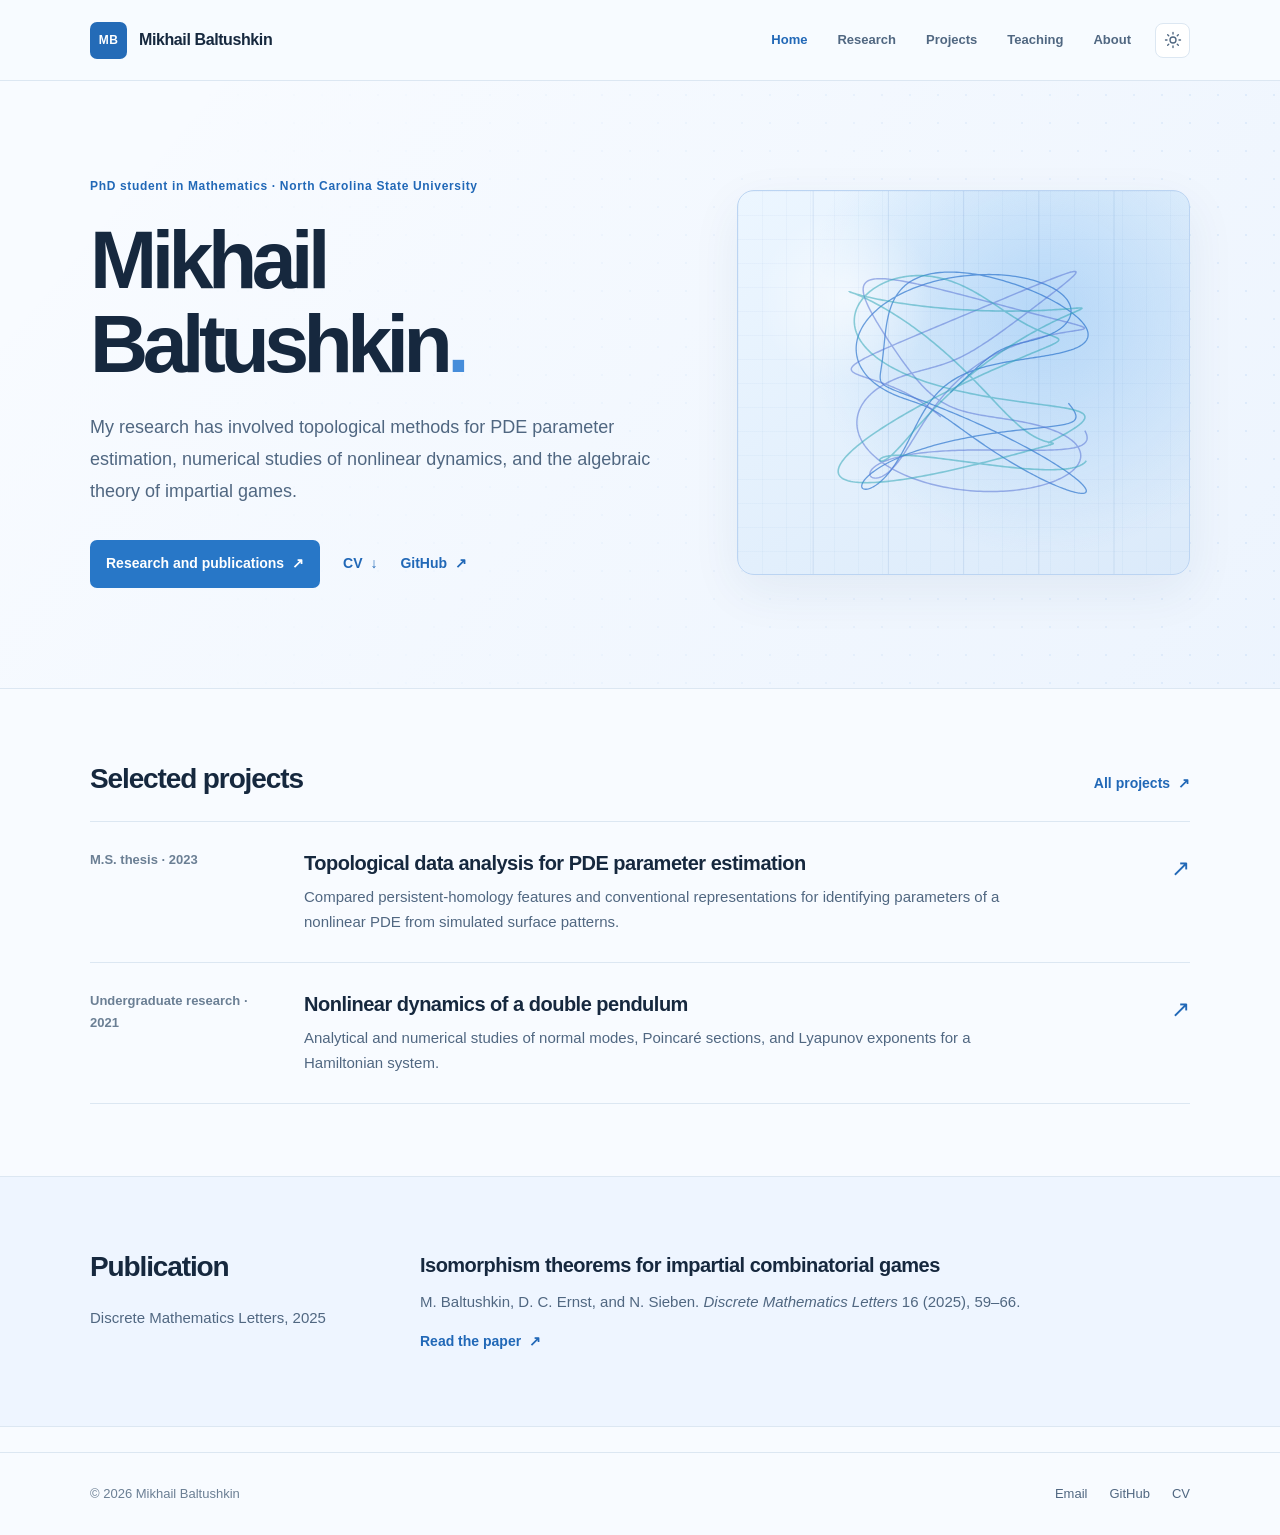
<file: index.html>
<!doctype html>
<html lang="en" data-theme="light"><head>
<meta charset="utf-8"><meta name="viewport" content="width=device-width,initial-scale=1">
<title>Mathematics and Scientific Computing | Mikhail Baltushkin</title>
<meta name="description" content="Mikhail Baltushkin is a mathematics PhD student at NC State University. Research includes topological data analysis, PDE parameter estimation, nonlinear dynamics, and impartial games.">
<meta name="author" content="Mikhail Baltushkin">
<link rel="canonical" href="https://mishbolt.github.io/">
<meta property="og:type" content="website"><meta property="og:title" content="Mathematics and Scientific Computing — Mikhail Baltushkin"><meta property="og:description" content="Mikhail Baltushkin is a mathematics PhD student at NC State University. Research includes topological data analysis, PDE parameter estimation, nonlinear dynamics, and impartial games."><meta property="og:url" content="https://mishbolt.github.io/"><meta property="og:image" content="https://mishbolt.github.io/assets/images/social-card.svg">
<meta name="theme-color" content="#f7faff">
<link rel="icon" type="image/svg+xml" href="assets/images/favicon.svg">
<link rel="stylesheet" href="assets/css/styles.css?v=3">
<script src="assets/js/site.js?v=3" defer></script>
</head><body>
<a class="skip-link" href="#main">Skip to content</a>
<header class="site-header"><div class="container nav-shell">
 <a class="site-name" href="index.html"><span class="site-mark" aria-hidden="true">MB</span><span>Mikhail Baltushkin</span></a>
 <nav id="nav" class="nav" aria-label="Main navigation"><a href="index.html" aria-current="page">Home</a><a href="research.html">Research</a><a href="projects.html">Projects</a><a href="teaching.html">Teaching</a><a href="about.html">About</a></nav>
 <div class="header-controls"><button id="theme-toggle" type="button" class="theme-toggle" aria-label="Switch theme" title="Switch theme"><svg width="18" height="18" viewBox="0 0 24 24" fill="none" stroke="currentColor" stroke-width="1.8" stroke-linecap="round"><circle cx="12" cy="12" r="4"/><path d="M12 2v2m0 16v2M2 12h2m16 0h2M4.9 4.9l1.4 1.4m11.4 11.4 1.4 1.4M4.9 19.1l1.4-1.4m11.4-11.4 1.4-1.4"/></svg></button><button id="menu-toggle" type="button" class="menu-toggle" aria-label="Menu" aria-expanded="false" aria-controls="nav"><span></span><span></span><span></span></button></div>
</div></header>
<main id="main">
<section class="home-hero"><div class="container hero-layout"><div class="hero-copy">
 <p class="role">PhD student in Mathematics · North Carolina State University</p>
 <h1>Mikhail<br>Baltushkin<span class="period">.</span></h1>
 <p class="intro">My research has involved topological methods for PDE parameter estimation, numerical studies of nonlinear dynamics, and the algebraic theory of impartial games.</p>
 <div class="intro-links"><a class="primary-link" href="research.html">Research and publications <span aria-hidden="true">↗</span></a><a href="assets/docs/cv.pdf">CV <span aria-hidden="true">↓</span></a><a href="https://github.com/mishbolt" target="_blank" rel="noopener noreferrer">GitHub <span aria-hidden="true">↗</span></a></div>
</div><div class="hero-art" aria-hidden="true"><div class="art-dots"></div><canvas id="orbit-canvas"></canvas></div></div></section>
<section class="page-section"><div class="container"><div class="section-heading"><h2>Selected projects</h2><a class="inline-link" href="projects.html">All projects <span aria-hidden="true">↗</span></a></div>
<div class="work-list">
 <article class="work-row"><div class="work-date">M.S. thesis · 2023</div><div><h3><a href="work/tda-pde.html">Topological data analysis for PDE parameter estimation</a></h3><p>Compared persistent-homology features and conventional representations for identifying parameters of a nonlinear PDE from simulated surface patterns.</p></div><a class="arrow-link" href="work/tda-pde.html" aria-label="Read thesis project">↗</a></article>
 <article class="work-row"><div class="work-date">Undergraduate research · 2021</div><div><h3><a href="work/double-pendulum.html">Nonlinear dynamics of a double pendulum</a></h3><p>Analytical and numerical studies of normal modes, Poincaré sections, and Lyapunov exponents for a Hamiltonian system.</p></div><a class="arrow-link" href="work/double-pendulum.html" aria-label="Read double pendulum project">↗</a></article>
</div></div></section>
<section class="page-section section-tint"><div class="container publication-layout"><div><h2>Publication</h2><p class="muted">Discrete Mathematics Letters, 2025</p></div><div><h3>Isomorphism theorems for impartial combinatorial games</h3><p>M. Baltushkin, D. C. Ernst, and N. Sieben. <em>Discrete Mathematics Letters</em> 16 (2025), 59–66.</p><a class="inline-link" href="https://doi.org/10.47443/dml.2025.071" target="_blank" rel="noopener noreferrer">Read the paper <span aria-hidden="true">↗</span></a></div></div></section>
</main>
<footer class="site-footer"><div class="container footer-inner"><span>© <span data-year>2026</span> Mikhail Baltushkin</span><div class="footer-links"><a href="mailto:mbaltus@ncsu.edu">Email</a><a href="https://github.com/mishbolt" target="_blank" rel="noopener noreferrer">GitHub</a><a href="assets/docs/cv.pdf">CV</a></div></div></footer></body></html>
</file>
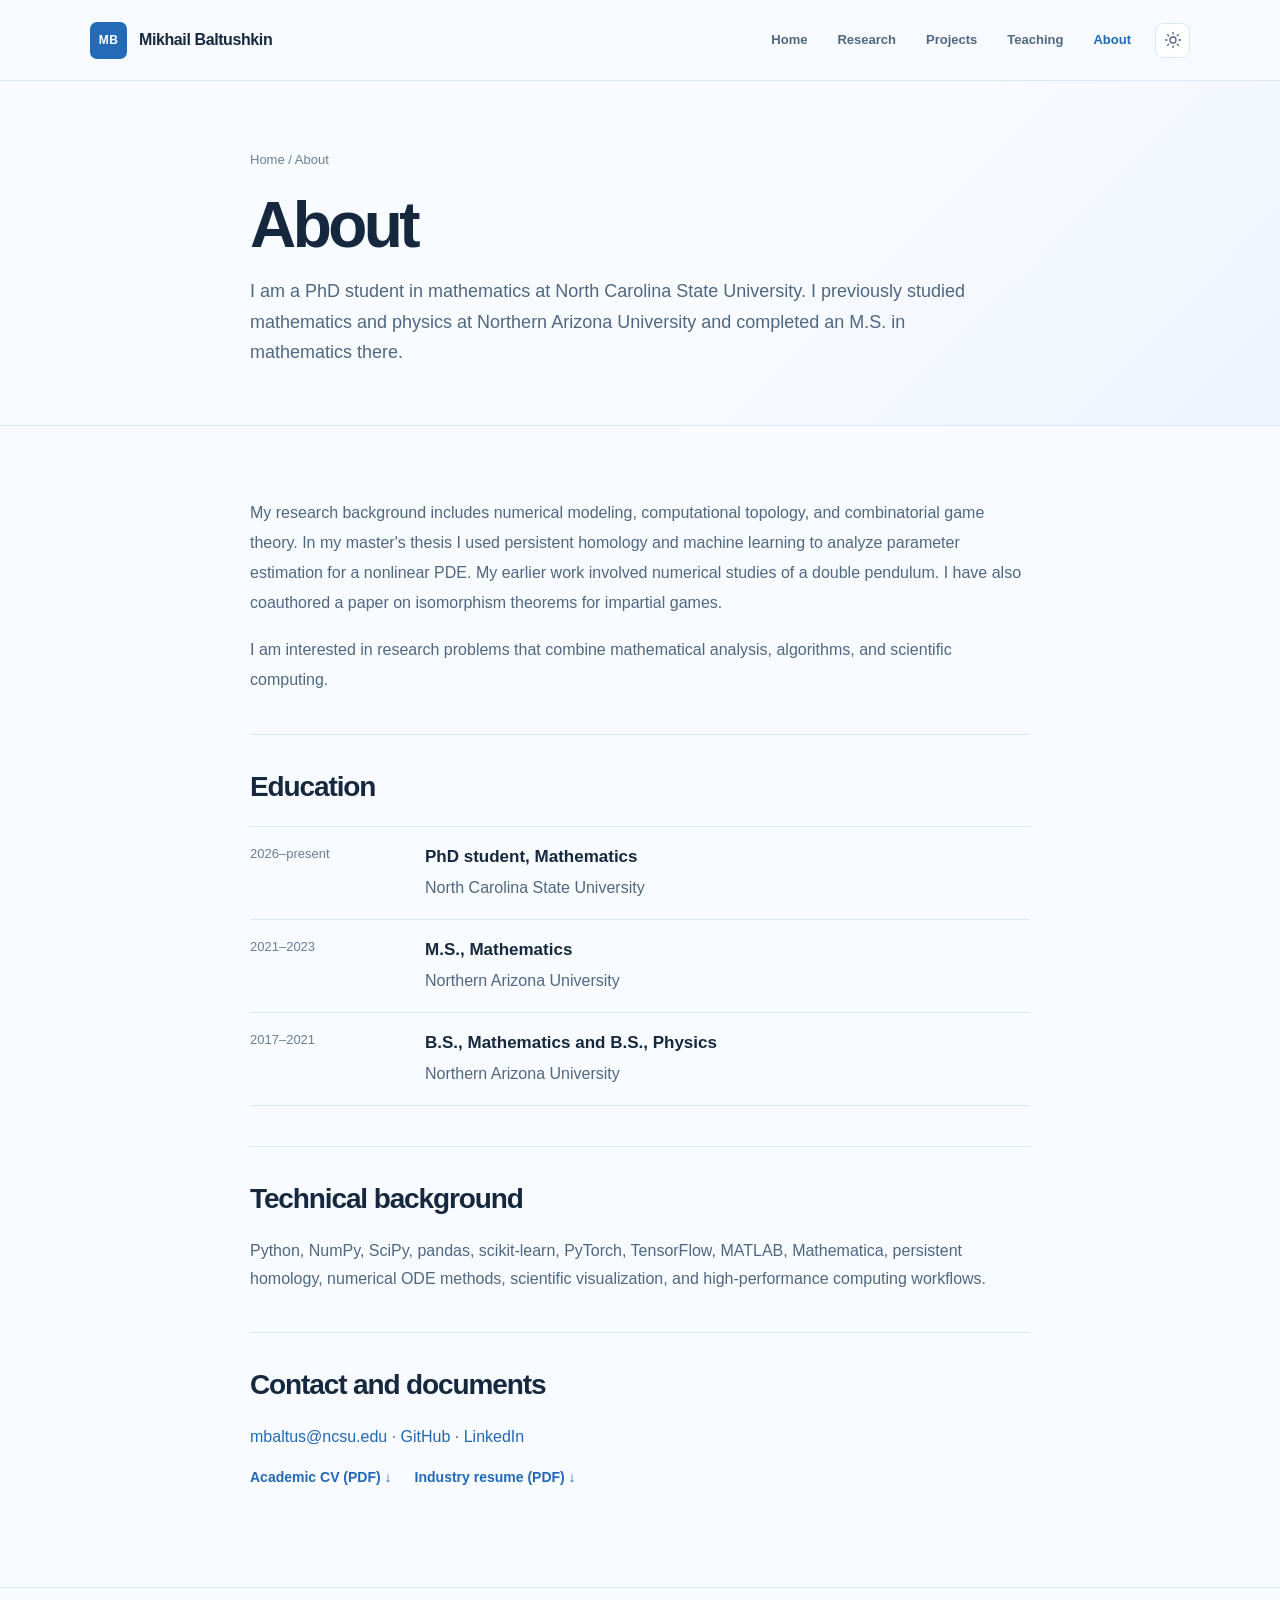
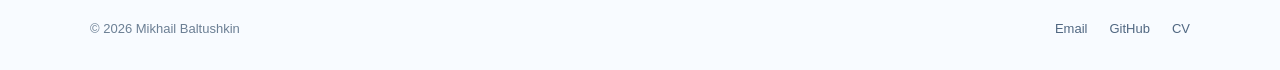
<file: about.html>
<!doctype html>
<html lang="en" data-theme="light"><head>
<meta charset="utf-8"><meta name="viewport" content="width=device-width,initial-scale=1">
<title>About | Mikhail Baltushkin</title>
<meta name="description" content="Biography, education, and technical background of Mikhail Baltushkin.">
<meta name="author" content="Mikhail Baltushkin">
<link rel="canonical" href="https://mishbolt.github.io/about.html">
<meta property="og:type" content="website"><meta property="og:title" content="About — Mikhail Baltushkin"><meta property="og:description" content="Biography, education, and technical background of Mikhail Baltushkin."><meta property="og:url" content="https://mishbolt.github.io/about.html"><meta property="og:image" content="https://mishbolt.github.io/assets/images/social-card.svg">
<meta name="theme-color" content="#f7faff">
<link rel="icon" type="image/svg+xml" href="assets/images/favicon.svg">
<link rel="stylesheet" href="assets/css/styles.css?v=3">
<script src="assets/js/site.js?v=3" defer></script>
</head><body>
<a class="skip-link" href="#main">Skip to content</a>
<header class="site-header"><div class="container nav-shell">
 <a class="site-name" href="index.html"><span class="site-mark" aria-hidden="true">MB</span><span>Mikhail Baltushkin</span></a>
 <nav id="nav" class="nav" aria-label="Main navigation"><a href="index.html">Home</a><a href="research.html">Research</a><a href="projects.html">Projects</a><a href="teaching.html">Teaching</a><a href="about.html" aria-current="page">About</a></nav>
 <div class="header-controls"><button id="theme-toggle" type="button" class="theme-toggle" aria-label="Switch theme" title="Switch theme"><svg width="18" height="18" viewBox="0 0 24 24" fill="none" stroke="currentColor" stroke-width="1.8" stroke-linecap="round"><circle cx="12" cy="12" r="4"/><path d="M12 2v2m0 16v2M2 12h2m16 0h2M4.9 4.9l1.4 1.4m11.4 11.4 1.4 1.4M4.9 19.1l1.4-1.4m11.4-11.4 1.4-1.4"/></svg></button><button id="menu-toggle" type="button" class="menu-toggle" aria-label="Menu" aria-expanded="false" aria-controls="nav"><span></span><span></span><span></span></button></div>
</div></header>
<main id="main">
<section class="page-heading"><div class="container narrow"><p class="breadcrumb"><a href="index.html">Home</a> / About</p><h1>About</h1><p>I am a PhD student in mathematics at North Carolina State University. I previously studied mathematics and physics at Northern Arizona University and completed an M.S. in mathematics there.</p></div></section>
<section class="page-section"><div class="container narrow"><div class="article-prose"><p>My research background includes numerical modeling, computational topology, and combinatorial game theory. In my master's thesis I used persistent homology and machine learning to analyze parameter estimation for a nonlinear PDE. My earlier work involved numerical studies of a double pendulum. I have also coauthored a paper on isomorphism theorems for impartial games.</p><p>I am interested in research problems that combine mathematical analysis, algorithms, and scientific computing.</p></div>
<h2 class="section-break">Education</h2><div class="education-list"><div><span>2026–present</span><div><h3>PhD student, Mathematics</h3><p>North Carolina State University</p></div></div><div><span>2021–2023</span><div><h3>M.S., Mathematics</h3><p>Northern Arizona University</p></div></div><div><span>2017–2021</span><div><h3>B.S., Mathematics and B.S., Physics</h3><p>Northern Arizona University</p></div></div></div>
<h2 class="section-break">Technical background</h2><p>Python, NumPy, SciPy, pandas, scikit-learn, PyTorch, TensorFlow, MATLAB, Mathematica, persistent homology, numerical ODE methods, scientific visualization, and high-performance computing workflows.</p>
<h2 class="section-break">Contact and documents</h2><p><a href="mailto:mbaltus@ncsu.edu">mbaltus@ncsu.edu</a> · <a href="https://github.com/mishbolt" target="_blank" rel="noopener noreferrer">GitHub</a> · <a href="https://www.linkedin.com/in/mikhail-baltushkin-452414260/" target="_blank" rel="noopener noreferrer">LinkedIn</a></p><div class="text-links"><a href="assets/docs/cv.pdf">Academic CV (PDF) ↓</a><a href="assets/docs/resume.pdf">Industry resume (PDF) ↓</a></div></div></section></main>
<footer class="site-footer"><div class="container footer-inner"><span>© <span data-year>2026</span> Mikhail Baltushkin</span><div class="footer-links"><a href="mailto:mbaltus@ncsu.edu">Email</a><a href="https://github.com/mishbolt" target="_blank" rel="noopener noreferrer">GitHub</a><a href="assets/docs/cv.pdf">CV</a></div></div></footer></body></html>
</file>
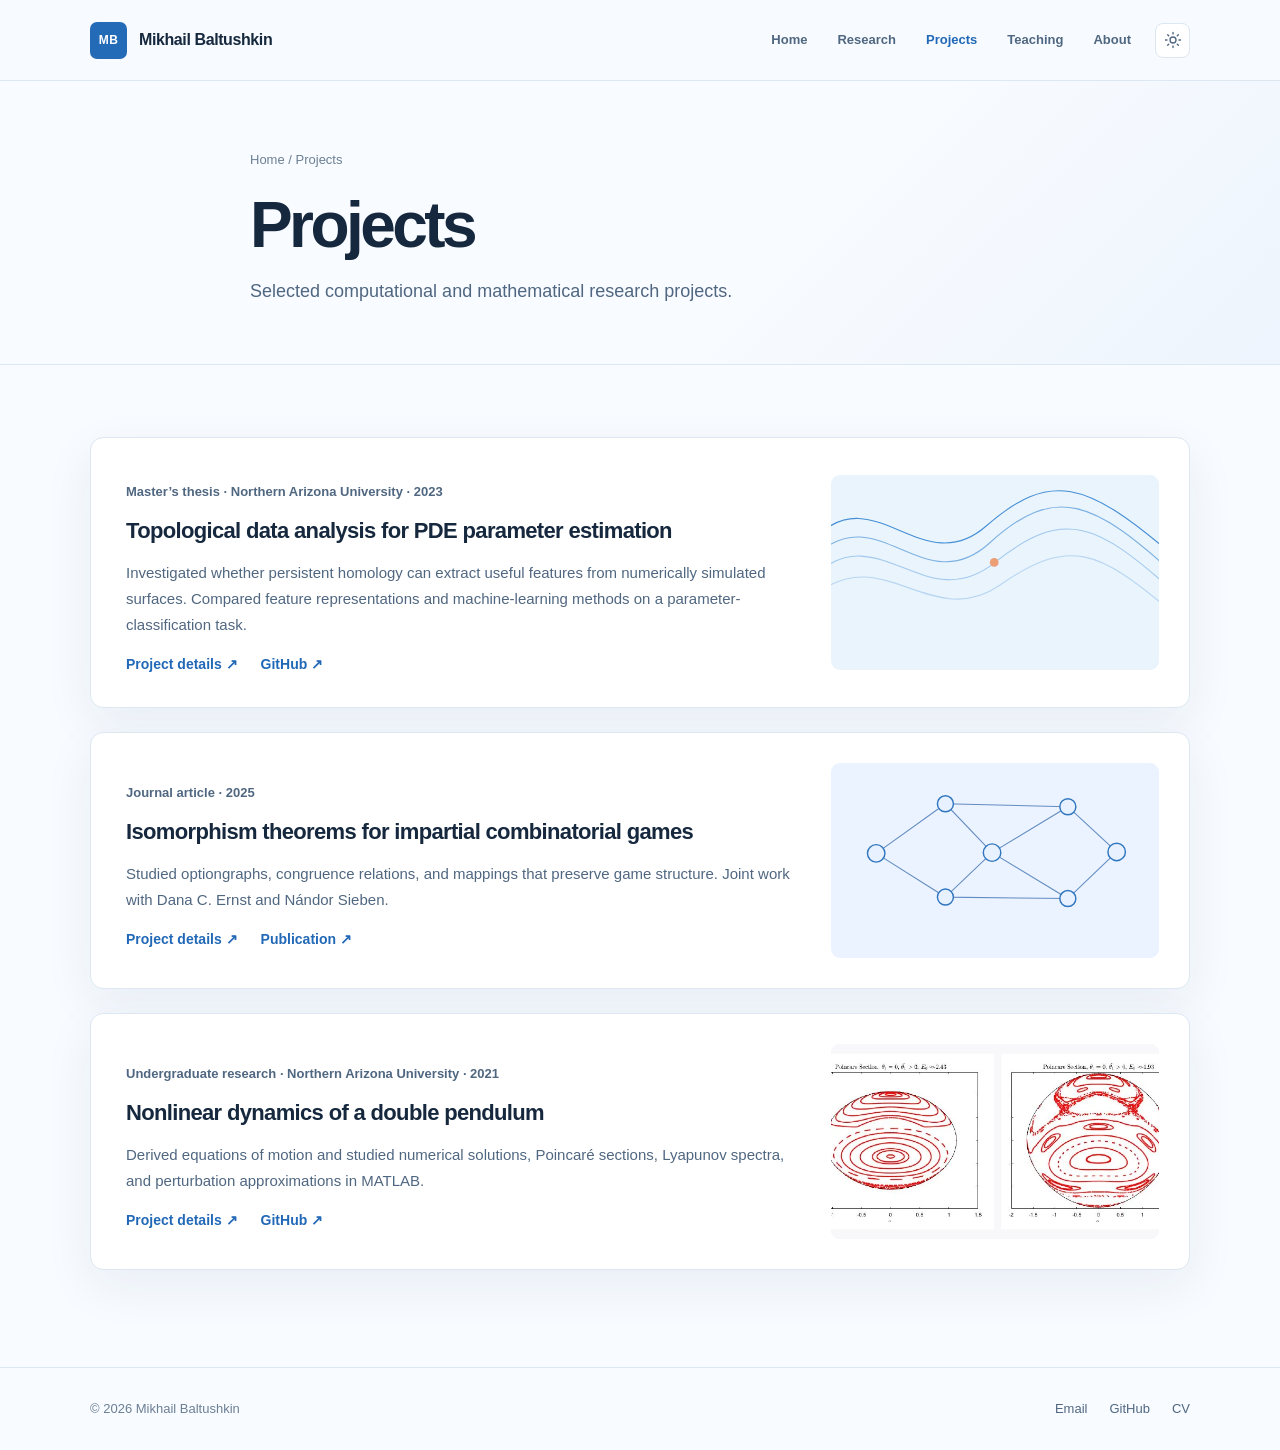
<file: projects.html>
<!doctype html>
<html lang="en" data-theme="light"><head>
<meta charset="utf-8"><meta name="viewport" content="width=device-width,initial-scale=1">
<title>Projects | Mikhail Baltushkin</title>
<meta name="description" content="Research projects by Mikhail Baltushkin in PDE parameter estimation, combinatorial game theory, and nonlinear dynamics.">
<meta name="author" content="Mikhail Baltushkin">
<link rel="canonical" href="https://mishbolt.github.io/projects.html">
<meta property="og:type" content="website"><meta property="og:title" content="Projects — Mikhail Baltushkin"><meta property="og:description" content="Research projects by Mikhail Baltushkin in PDE parameter estimation, combinatorial game theory, and nonlinear dynamics."><meta property="og:url" content="https://mishbolt.github.io/projects.html"><meta property="og:image" content="https://mishbolt.github.io/assets/images/social-card.svg">
<meta name="theme-color" content="#f7faff">
<link rel="icon" type="image/svg+xml" href="assets/images/favicon.svg">
<link rel="stylesheet" href="assets/css/styles.css?v=3">
<script src="assets/js/site.js?v=3" defer></script>
</head><body>
<a class="skip-link" href="#main">Skip to content</a>
<header class="site-header"><div class="container nav-shell">
 <a class="site-name" href="index.html"><span class="site-mark" aria-hidden="true">MB</span><span>Mikhail Baltushkin</span></a>
 <nav id="nav" class="nav" aria-label="Main navigation"><a href="index.html">Home</a><a href="research.html">Research</a><a href="projects.html" aria-current="page">Projects</a><a href="teaching.html">Teaching</a><a href="about.html">About</a></nav>
 <div class="header-controls"><button id="theme-toggle" type="button" class="theme-toggle" aria-label="Switch theme" title="Switch theme"><svg width="18" height="18" viewBox="0 0 24 24" fill="none" stroke="currentColor" stroke-width="1.8" stroke-linecap="round"><circle cx="12" cy="12" r="4"/><path d="M12 2v2m0 16v2M2 12h2m16 0h2M4.9 4.9l1.4 1.4m11.4 11.4 1.4 1.4M4.9 19.1l1.4-1.4m11.4-11.4 1.4-1.4"/></svg></button><button id="menu-toggle" type="button" class="menu-toggle" aria-label="Menu" aria-expanded="false" aria-controls="nav"><span></span><span></span><span></span></button></div>
</div></header>
<main id="main">
<section class="page-heading"><div class="container narrow"><p class="breadcrumb"><a href="index.html">Home</a> / Projects</p><h1>Projects</h1><p>Selected computational and mathematical research projects.</p></div></section>
<section class="page-section"><div class="container projects-stack">
<article class="project-feature"><div class="project-summary"><p class="project-meta">Master’s thesis · Northern Arizona University · 2023</p><h2>Topological data analysis for PDE parameter estimation</h2><p>Investigated whether persistent homology can extract useful features from numerically simulated surfaces. Compared feature representations and machine-learning methods on a parameter-classification task.</p><div class="text-links"><a href="work/tda-pde.html">Project details ↗</a><a href="https://github.com/mishbolt/TDA-Thesis" target="_blank" rel="noopener noreferrer">GitHub ↗</a></div></div><div class="project-sketch sketch-topology" aria-hidden="true"><svg viewBox="0 0 450 240" fill="none"><path d="M-20 85C60 5 126 146 213 70S350 7 470 111" stroke="#468fd5" stroke-width="1.5"/><path d="M-20 110C65 30 128 175 218 93S361 36 470 135" stroke="#468fd5" opacity=".66" stroke-width="1.5"/><path d="M-20 136C65 58 131 196 225 120S366 66 470 160" stroke="#468fd5" opacity=".44" stroke-width="1.5"/><path d="M-20 164C70 90 138 216 232 151S365 100 470 190" stroke="#468fd5" opacity=".3" stroke-width="1.5"/><circle cx="224" cy="120" r="6" fill="#ec9e75"/></svg></div></article>
<article class="project-feature"><div class="project-summary"><p class="project-meta">Journal article · 2025</p><h2>Isomorphism theorems for impartial combinatorial games</h2><p>Studied optiongraphs, congruence relations, and mappings that preserve game structure. Joint work with Dana C. Ernst and Nándor Sieben.</p><div class="text-links"><a href="work/game-theory.html">Project details ↗</a><a href="https://doi.org/10.47443/dml.2025.071" target="_blank" rel="noopener noreferrer">Publication ↗</a></div></div><div class="project-sketch sketch-graph" aria-hidden="true"><svg viewBox="0 0 450 240" fill="none" stroke="#648cc1" stroke-width="1.5"><path d="M62 124L157 56L221 123L325 60L392 122M62 124L157 184L221 123L325 186L392 122M157 56L325 60M157 184L325 186"/><g fill="#e7f1ff" stroke="#3177bf" stroke-width="2"><circle cx="62" cy="124" r="12"/><circle cx="157" cy="56" r="11"/><circle cx="157" cy="184" r="11"/><circle cx="221" cy="123" r="12"/><circle cx="325" cy="60" r="11"/><circle cx="325" cy="186" r="11"/><circle cx="392" cy="122" r="12"/></g></svg></div></article>
<article class="project-feature"><div class="project-summary"><p class="project-meta">Undergraduate research · Northern Arizona University · 2021</p><h2>Nonlinear dynamics of a double pendulum</h2><p>Derived equations of motion and studied numerical solutions, Poincaré sections, Lyapunov spectra, and perturbation approximations in MATLAB.</p><div class="text-links"><a href="work/double-pendulum.html">Project details ↗</a><a href="https://github.com/mishbolt/MATLAB-Double-Pendulum" target="_blank" rel="noopener noreferrer">GitHub ↗</a></div></div><img class="project-sketch object-cover" src="assets/images/poincare-sections.webp" alt="Poincaré sections from the double-pendulum research report" loading="lazy"></article>
</div></section></main>
<footer class="site-footer"><div class="container footer-inner"><span>© <span data-year>2026</span> Mikhail Baltushkin</span><div class="footer-links"><a href="mailto:mbaltus@ncsu.edu">Email</a><a href="https://github.com/mishbolt" target="_blank" rel="noopener noreferrer">GitHub</a><a href="assets/docs/cv.pdf">CV</a></div></div></footer></body></html>
</file>
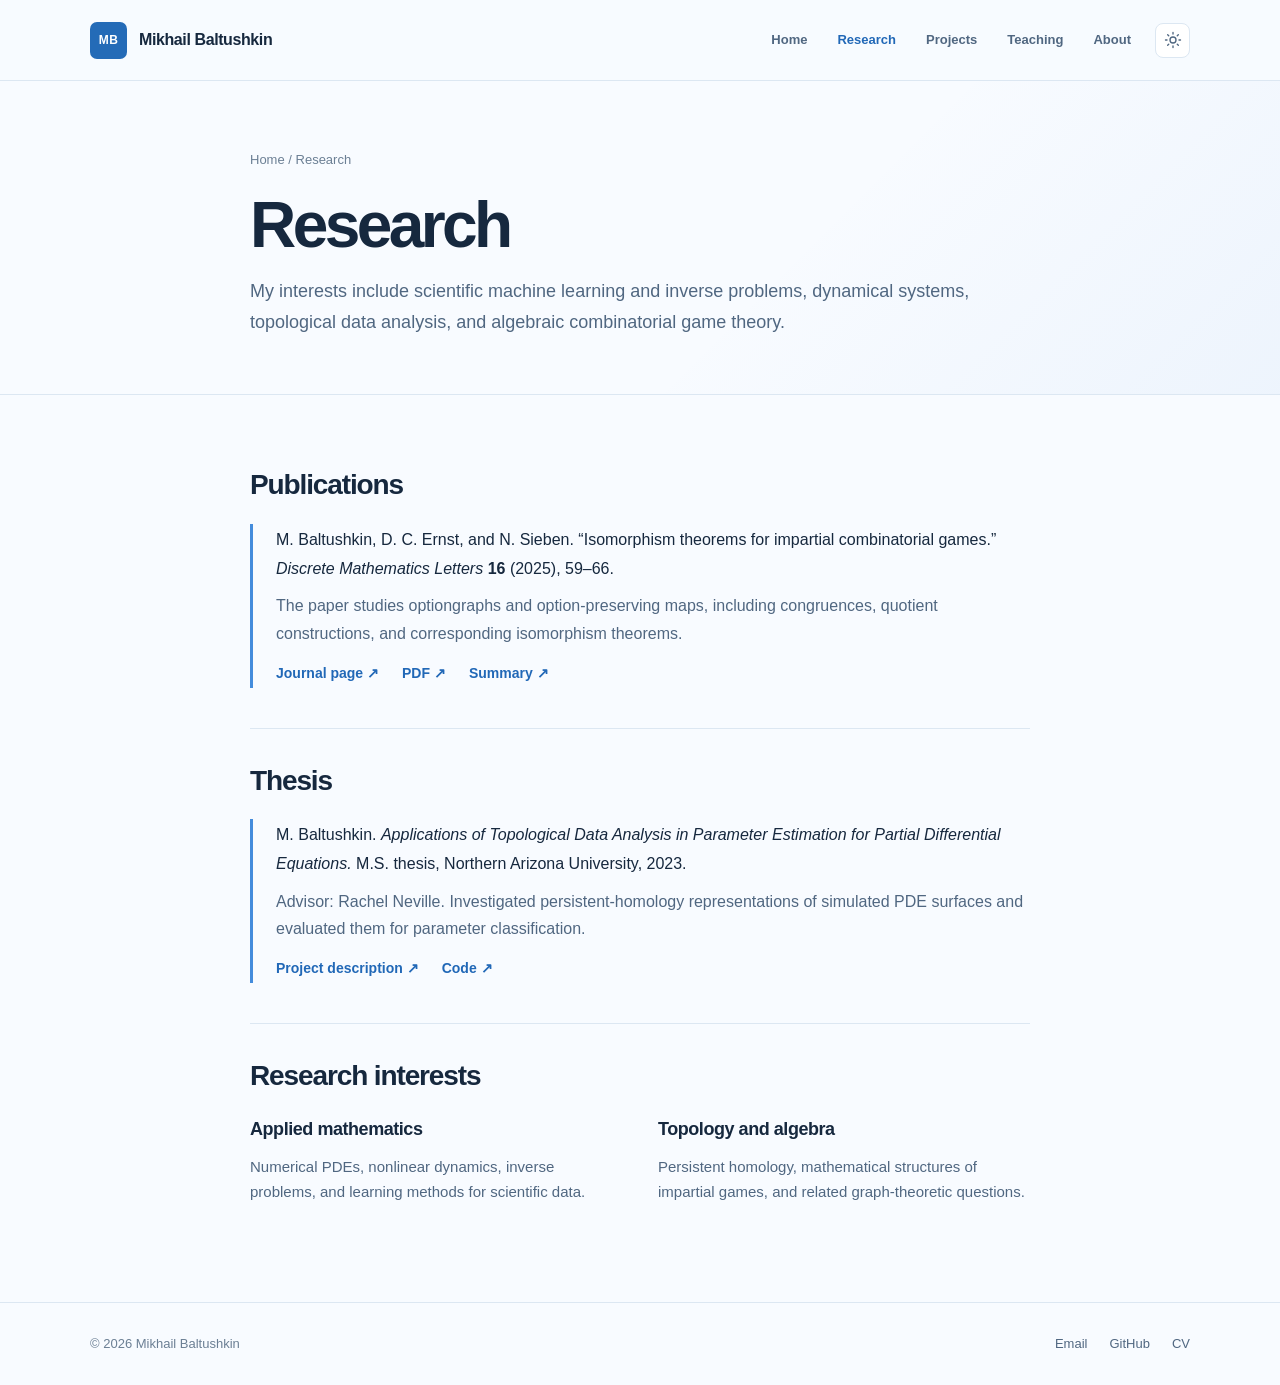
<file: research.html>
<!doctype html>
<html lang="en" data-theme="light"><head>
<meta charset="utf-8"><meta name="viewport" content="width=device-width,initial-scale=1">
<title>Research and Publications | Mikhail Baltushkin</title>
<meta name="description" content="Publications, thesis, and research interests of Mikhail Baltushkin.">
<meta name="author" content="Mikhail Baltushkin">
<link rel="canonical" href="https://mishbolt.github.io/research.html">
<meta property="og:type" content="website"><meta property="og:title" content="Research and Publications — Mikhail Baltushkin"><meta property="og:description" content="Publications, thesis, and research interests of Mikhail Baltushkin."><meta property="og:url" content="https://mishbolt.github.io/research.html"><meta property="og:image" content="https://mishbolt.github.io/assets/images/social-card.svg">
<meta name="theme-color" content="#f7faff">
<link rel="icon" type="image/svg+xml" href="assets/images/favicon.svg">
<link rel="stylesheet" href="assets/css/styles.css?v=3">
<script src="assets/js/site.js?v=3" defer></script>
</head><body>
<a class="skip-link" href="#main">Skip to content</a>
<header class="site-header"><div class="container nav-shell">
 <a class="site-name" href="index.html"><span class="site-mark" aria-hidden="true">MB</span><span>Mikhail Baltushkin</span></a>
 <nav id="nav" class="nav" aria-label="Main navigation"><a href="index.html">Home</a><a href="research.html" aria-current="page">Research</a><a href="projects.html">Projects</a><a href="teaching.html">Teaching</a><a href="about.html">About</a></nav>
 <div class="header-controls"><button id="theme-toggle" type="button" class="theme-toggle" aria-label="Switch theme" title="Switch theme"><svg width="18" height="18" viewBox="0 0 24 24" fill="none" stroke="currentColor" stroke-width="1.8" stroke-linecap="round"><circle cx="12" cy="12" r="4"/><path d="M12 2v2m0 16v2M2 12h2m16 0h2M4.9 4.9l1.4 1.4m11.4 11.4 1.4 1.4M4.9 19.1l1.4-1.4m11.4-11.4 1.4-1.4"/></svg></button><button id="menu-toggle" type="button" class="menu-toggle" aria-label="Menu" aria-expanded="false" aria-controls="nav"><span></span><span></span><span></span></button></div>
</div></header>
<main id="main">
<section class="page-heading"><div class="container narrow"><p class="breadcrumb"><a href="index.html">Home</a> / Research</p><h1>Research</h1><p>My interests include scientific machine learning and inverse problems, dynamical systems, topological data analysis, and algebraic combinatorial game theory.</p></div></section>
<section class="page-section"><div class="container narrow"><h2>Publications</h2><article class="bibliography"><p class="reference">M. Baltushkin, D. C. Ernst, and N. Sieben. “Isomorphism theorems for impartial combinatorial games.” <em>Discrete Mathematics Letters</em> <strong>16</strong> (2025), 59–66.</p><p>The paper studies optiongraphs and option-preserving maps, including congruences, quotient constructions, and corresponding isomorphism theorems.</p><div class="text-links"><a href="https://doi.org/10.47443/dml.2025.071" target="_blank" rel="noopener noreferrer">Journal page ↗</a><a href="https://www.dmlett.com/archive/v16/DML25_v16_pp59-66.pdf" target="_blank" rel="noopener noreferrer">PDF ↗</a><a href="work/game-theory.html">Summary ↗</a></div></article>
<h2 class="section-break">Thesis</h2><article class="bibliography"><p class="reference">M. Baltushkin. <em>Applications of Topological Data Analysis in Parameter Estimation for Partial Differential Equations.</em> M.S. thesis, Northern Arizona University, 2023.</p><p>Advisor: Rachel Neville. Investigated persistent-homology representations of simulated PDE surfaces and evaluated them for parameter classification.</p><div class="text-links"><a href="work/tda-pde.html">Project description ↗</a><a href="https://github.com/mishbolt/TDA-Thesis" target="_blank" rel="noopener noreferrer">Code ↗</a></div></article>
<h2 class="section-break">Research interests</h2><div class="topic-grid"><div><h3>Applied mathematics</h3><p>Numerical PDEs, nonlinear dynamics, inverse problems, and learning methods for scientific data.</p></div><div><h3>Topology and algebra</h3><p>Persistent homology, mathematical structures of impartial games, and related graph-theoretic questions.</p></div></div>
</div></section></main>
<footer class="site-footer"><div class="container footer-inner"><span>© <span data-year>2026</span> Mikhail Baltushkin</span><div class="footer-links"><a href="mailto:mbaltus@ncsu.edu">Email</a><a href="https://github.com/mishbolt" target="_blank" rel="noopener noreferrer">GitHub</a><a href="assets/docs/cv.pdf">CV</a></div></div></footer></body></html>
</file>
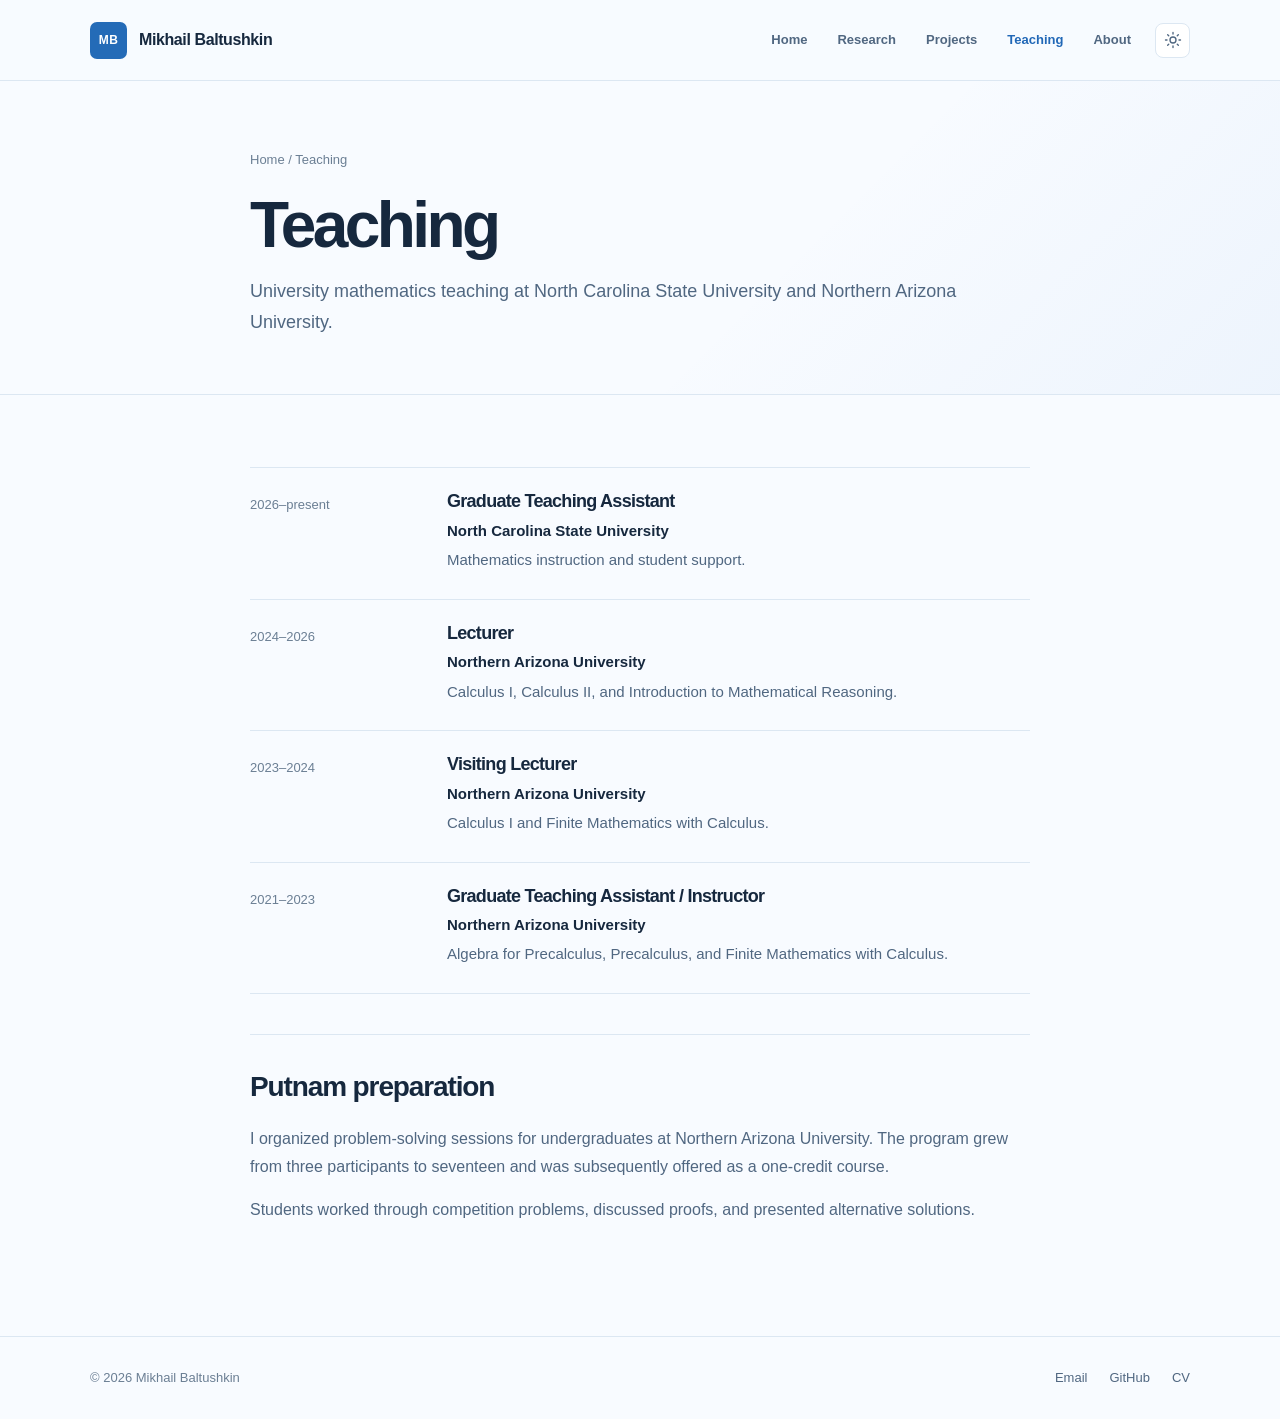
<file: teaching.html>
<!doctype html>
<html lang="en" data-theme="light"><head>
<meta charset="utf-8"><meta name="viewport" content="width=device-width,initial-scale=1">
<title>Teaching | Mikhail Baltushkin</title>
<meta name="description" content="Mathematics teaching experience and Putnam preparation program by Mikhail Baltushkin.">
<meta name="author" content="Mikhail Baltushkin">
<link rel="canonical" href="https://mishbolt.github.io/teaching.html">
<meta property="og:type" content="website"><meta property="og:title" content="Teaching — Mikhail Baltushkin"><meta property="og:description" content="Mathematics teaching experience and Putnam preparation program by Mikhail Baltushkin."><meta property="og:url" content="https://mishbolt.github.io/teaching.html"><meta property="og:image" content="https://mishbolt.github.io/assets/images/social-card.svg">
<meta name="theme-color" content="#f7faff">
<link rel="icon" type="image/svg+xml" href="assets/images/favicon.svg">
<link rel="stylesheet" href="assets/css/styles.css?v=3">
<script src="assets/js/site.js?v=3" defer></script>
</head><body>
<a class="skip-link" href="#main">Skip to content</a>
<header class="site-header"><div class="container nav-shell">
 <a class="site-name" href="index.html"><span class="site-mark" aria-hidden="true">MB</span><span>Mikhail Baltushkin</span></a>
 <nav id="nav" class="nav" aria-label="Main navigation"><a href="index.html">Home</a><a href="research.html">Research</a><a href="projects.html">Projects</a><a href="teaching.html" aria-current="page">Teaching</a><a href="about.html">About</a></nav>
 <div class="header-controls"><button id="theme-toggle" type="button" class="theme-toggle" aria-label="Switch theme" title="Switch theme"><svg width="18" height="18" viewBox="0 0 24 24" fill="none" stroke="currentColor" stroke-width="1.8" stroke-linecap="round"><circle cx="12" cy="12" r="4"/><path d="M12 2v2m0 16v2M2 12h2m16 0h2M4.9 4.9l1.4 1.4m11.4 11.4 1.4 1.4M4.9 19.1l1.4-1.4m11.4-11.4 1.4-1.4"/></svg></button><button id="menu-toggle" type="button" class="menu-toggle" aria-label="Menu" aria-expanded="false" aria-controls="nav"><span></span><span></span><span></span></button></div>
</div></header>
<main id="main">
<section class="page-heading"><div class="container narrow"><p class="breadcrumb"><a href="index.html">Home</a> / Teaching</p><h1>Teaching</h1><p>University mathematics teaching at North Carolina State University and Northern Arizona University.</p></div></section>
<section class="page-section"><div class="container narrow"><div class="timeline">
<div class="timeline-row"><div class="time">2026–present</div><div><h2>Graduate Teaching Assistant</h2><p class="institution">North Carolina State University</p><p>Mathematics instruction and student support.</p></div></div>
<div class="timeline-row"><div class="time">2024–2026</div><div><h2>Lecturer</h2><p class="institution">Northern Arizona University</p><p>Calculus I, Calculus II, and Introduction to Mathematical Reasoning.</p></div></div>
<div class="timeline-row"><div class="time">2023–2024</div><div><h2>Visiting Lecturer</h2><p class="institution">Northern Arizona University</p><p>Calculus I and Finite Mathematics with Calculus.</p></div></div>
<div class="timeline-row"><div class="time">2021–2023</div><div><h2>Graduate Teaching Assistant / Instructor</h2><p class="institution">Northern Arizona University</p><p>Algebra for Precalculus, Precalculus, and Finite Mathematics with Calculus.</p></div></div>
</div><h2 class="section-break">Putnam preparation</h2><p>I organized problem-solving sessions for undergraduates at Northern Arizona University. The program grew from three participants to seventeen and was subsequently offered as a one-credit course.</p><p>Students worked through competition problems, discussed proofs, and presented alternative solutions.</p></div></section></main>
<footer class="site-footer"><div class="container footer-inner"><span>© <span data-year>2026</span> Mikhail Baltushkin</span><div class="footer-links"><a href="mailto:mbaltus@ncsu.edu">Email</a><a href="https://github.com/mishbolt" target="_blank" rel="noopener noreferrer">GitHub</a><a href="assets/docs/cv.pdf">CV</a></div></div></footer></body></html>
</file>
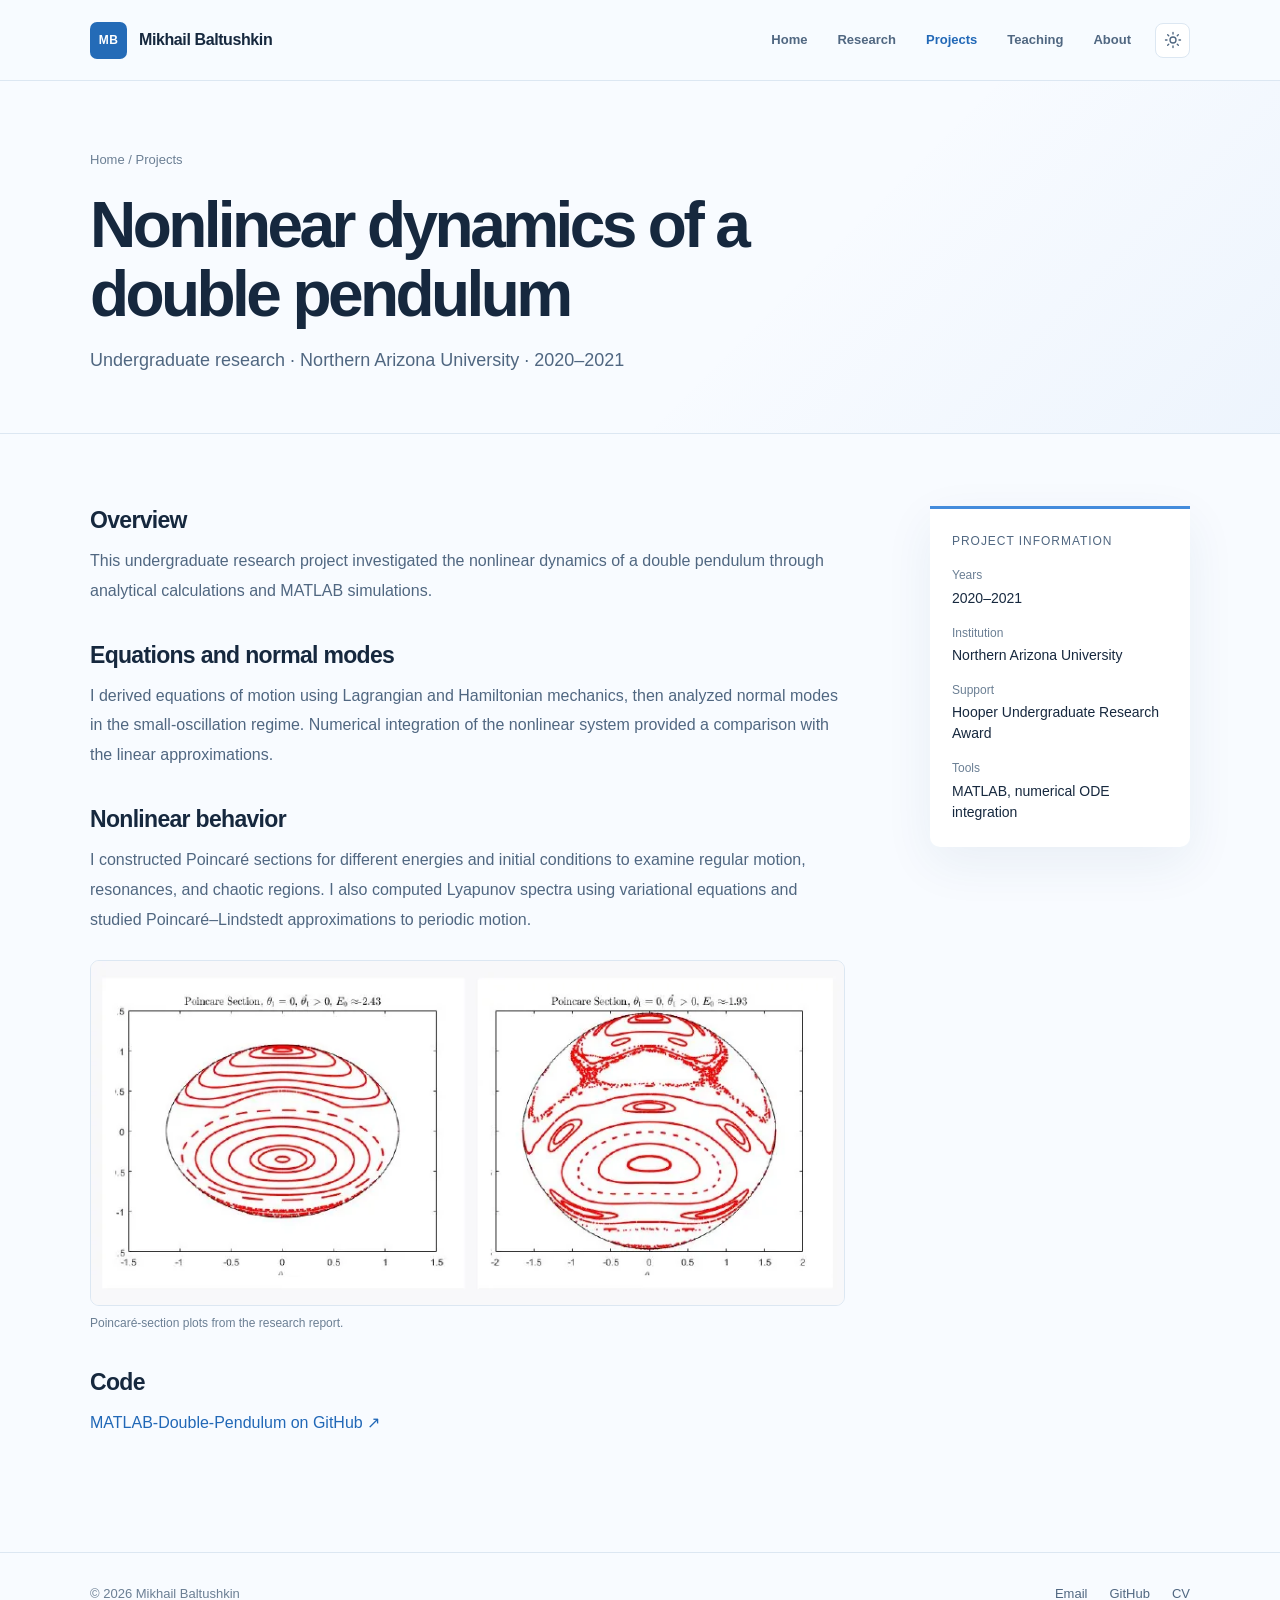
<file: work/double-pendulum.html>
<!doctype html>
<html lang="en" data-theme="light"><head>
<meta charset="utf-8"><meta name="viewport" content="width=device-width,initial-scale=1">
<title>Nonlinear Dynamics of a Double Pendulum | Mikhail Baltushkin</title>
<meta name="description" content="Numerical and analytical investigation of double-pendulum dynamics, including Poincaré sections and Lyapunov exponents.">
<meta name="author" content="Mikhail Baltushkin">
<link rel="canonical" href="https://mishbolt.github.io/work/double-pendulum.html">
<meta property="og:type" content="website"><meta property="og:title" content="Nonlinear Dynamics of a Double Pendulum — Mikhail Baltushkin"><meta property="og:description" content="Numerical and analytical investigation of double-pendulum dynamics, including Poincaré sections and Lyapunov exponents."><meta property="og:url" content="https://mishbolt.github.io/work/double-pendulum.html"><meta property="og:image" content="https://mishbolt.github.io/assets/images/social-card.svg">
<meta name="theme-color" content="#f7faff">
<link rel="icon" type="image/svg+xml" href="../assets/images/favicon.svg">
<link rel="stylesheet" href="../assets/css/styles.css?v=3">
<script src="../assets/js/site.js?v=3" defer></script>
</head><body>
<a class="skip-link" href="#main">Skip to content</a>
<header class="site-header"><div class="container nav-shell">
 <a class="site-name" href="../index.html"><span class="site-mark" aria-hidden="true">MB</span><span>Mikhail Baltushkin</span></a>
 <nav id="nav" class="nav" aria-label="Main navigation"><a href="../index.html">Home</a><a href="../research.html">Research</a><a href="../projects.html" aria-current="page">Projects</a><a href="../teaching.html">Teaching</a><a href="../about.html">About</a></nav>
 <div class="header-controls"><button id="theme-toggle" type="button" class="theme-toggle" aria-label="Switch theme" title="Switch theme"><svg width="18" height="18" viewBox="0 0 24 24" fill="none" stroke="currentColor" stroke-width="1.8" stroke-linecap="round"><circle cx="12" cy="12" r="4"/><path d="M12 2v2m0 16v2M2 12h2m16 0h2M4.9 4.9l1.4 1.4m11.4 11.4 1.4 1.4M4.9 19.1l1.4-1.4m11.4-11.4 1.4-1.4"/></svg></button><button id="menu-toggle" type="button" class="menu-toggle" aria-label="Menu" aria-expanded="false" aria-controls="nav"><span></span><span></span><span></span></button></div>
</div></header>
<main id="main"><section class="page-heading detail-heading"><div class="container"><p class="breadcrumb"><a href="../index.html">Home</a> / <a href="../projects.html">Projects</a></p><h1>Nonlinear dynamics of a double pendulum</h1><p>Undergraduate research · Northern Arizona University · 2020–2021</p></div></section><section class="page-section"><div class="container detail-layout"><article class="article-prose"><h2>Overview</h2><p>This undergraduate research project investigated the nonlinear dynamics of a double pendulum through analytical calculations and MATLAB simulations.</p><h2>Equations and normal modes</h2><p>I derived equations of motion using Lagrangian and Hamiltonian mechanics, then analyzed normal modes in the small-oscillation regime. Numerical integration of the nonlinear system provided a comparison with the linear approximations.</p><h2>Nonlinear behavior</h2><p>I constructed Poincaré sections for different energies and initial conditions to examine regular motion, resonances, and chaotic regions. I also computed Lyapunov spectra using variational equations and studied Poincaré–Lindstedt approximations to periodic motion.</p><figure class="paper-figure"><img src="../assets/images/poincare-sections.webp" alt="Poincaré sections from the double-pendulum study, showing different regions of phase space" loading="lazy"><figcaption>Poincaré-section plots from the research report.</figcaption></figure><h2>Code</h2><p><a href="https://github.com/mishbolt/MATLAB-Double-Pendulum" target="_blank" rel="noopener noreferrer">MATLAB-Double-Pendulum on GitHub ↗</a></p></article><aside class="detail-aside"><p class="aside-label">Project information</p><dl><dt>Years</dt><dd>2020–2021</dd><dt>Institution</dt><dd>Northern Arizona University</dd><dt>Support</dt><dd>Hooper Undergraduate Research Award</dd><dt>Tools</dt><dd>MATLAB, numerical ODE integration</dd></dl></aside></div></section></main>
<footer class="site-footer"><div class="container footer-inner"><span>© <span data-year>2026</span> Mikhail Baltushkin</span><div class="footer-links"><a href="mailto:mbaltus@ncsu.edu">Email</a><a href="https://github.com/mishbolt" target="_blank" rel="noopener noreferrer">GitHub</a><a href="../assets/docs/cv.pdf">CV</a></div></div></footer></body></html>
</file>
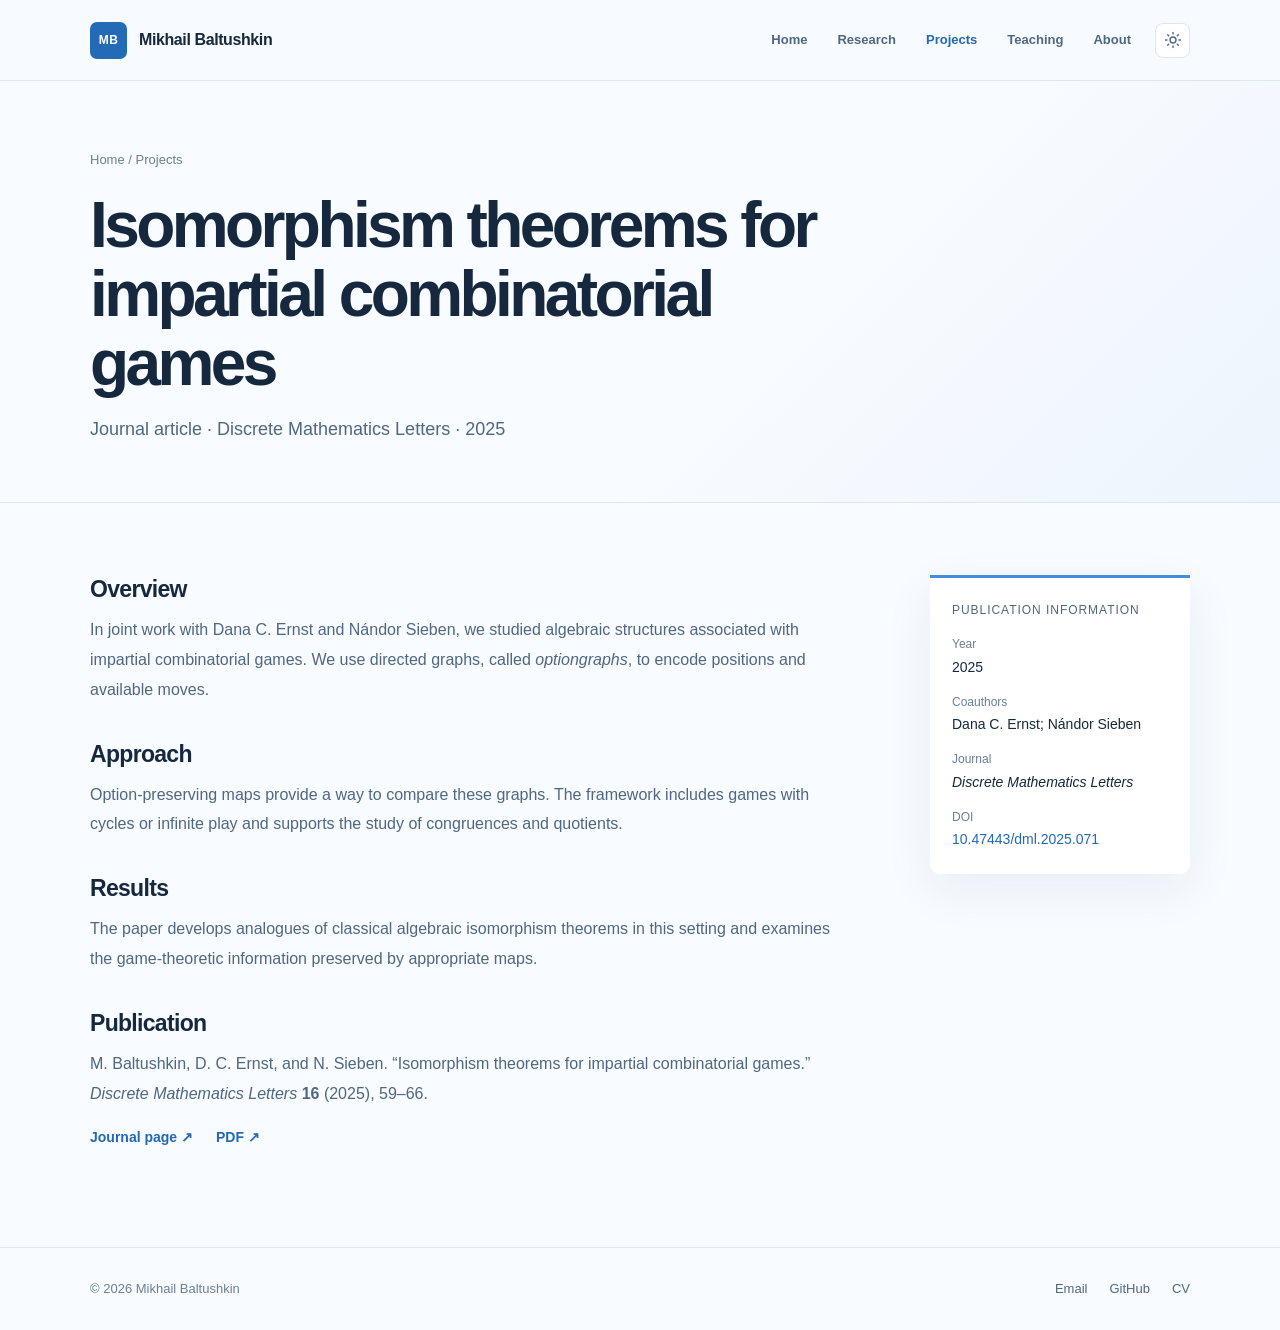
<file: work/game-theory.html>
<!doctype html>
<html lang="en" data-theme="light"><head>
<meta charset="utf-8"><meta name="viewport" content="width=device-width,initial-scale=1">
<title>Isomorphism Theorems for Impartial Combinatorial Games | Mikhail Baltushkin</title>
<meta name="description" content="Research article on optiongraphs, maps, and quotient constructions in impartial combinatorial games.">
<meta name="author" content="Mikhail Baltushkin">
<link rel="canonical" href="https://mishbolt.github.io/work/game-theory.html">
<meta property="og:type" content="website"><meta property="og:title" content="Isomorphism Theorems for Impartial Combinatorial Games — Mikhail Baltushkin"><meta property="og:description" content="Research article on optiongraphs, maps, and quotient constructions in impartial combinatorial games."><meta property="og:url" content="https://mishbolt.github.io/work/game-theory.html"><meta property="og:image" content="https://mishbolt.github.io/assets/images/social-card.svg">
<meta name="theme-color" content="#f7faff">
<link rel="icon" type="image/svg+xml" href="../assets/images/favicon.svg">
<link rel="stylesheet" href="../assets/css/styles.css?v=3">
<script src="../assets/js/site.js?v=3" defer></script>
</head><body>
<a class="skip-link" href="#main">Skip to content</a>
<header class="site-header"><div class="container nav-shell">
 <a class="site-name" href="../index.html"><span class="site-mark" aria-hidden="true">MB</span><span>Mikhail Baltushkin</span></a>
 <nav id="nav" class="nav" aria-label="Main navigation"><a href="../index.html">Home</a><a href="../research.html">Research</a><a href="../projects.html" aria-current="page">Projects</a><a href="../teaching.html">Teaching</a><a href="../about.html">About</a></nav>
 <div class="header-controls"><button id="theme-toggle" type="button" class="theme-toggle" aria-label="Switch theme" title="Switch theme"><svg width="18" height="18" viewBox="0 0 24 24" fill="none" stroke="currentColor" stroke-width="1.8" stroke-linecap="round"><circle cx="12" cy="12" r="4"/><path d="M12 2v2m0 16v2M2 12h2m16 0h2M4.9 4.9l1.4 1.4m11.4 11.4 1.4 1.4M4.9 19.1l1.4-1.4m11.4-11.4 1.4-1.4"/></svg></button><button id="menu-toggle" type="button" class="menu-toggle" aria-label="Menu" aria-expanded="false" aria-controls="nav"><span></span><span></span><span></span></button></div>
</div></header>
<main id="main"><section class="page-heading detail-heading"><div class="container"><p class="breadcrumb"><a href="../index.html">Home</a> / <a href="../projects.html">Projects</a></p><h1>Isomorphism theorems for impartial combinatorial games</h1><p>Journal article · Discrete Mathematics Letters · 2025</p></div></section><section class="page-section"><div class="container detail-layout"><article class="article-prose"><h2>Overview</h2><p>In joint work with Dana C. Ernst and Nándor Sieben, we studied algebraic structures associated with impartial combinatorial games. We use directed graphs, called <em>optiongraphs</em>, to encode positions and available moves.</p><h2>Approach</h2><p>Option-preserving maps provide a way to compare these graphs. The framework includes games with cycles or infinite play and supports the study of congruences and quotients.</p><h2>Results</h2><p>The paper develops analogues of classical algebraic isomorphism theorems in this setting and examines the game-theoretic information preserved by appropriate maps.</p><h2>Publication</h2><p>M. Baltushkin, D. C. Ernst, and N. Sieben. “Isomorphism theorems for impartial combinatorial games.” <em>Discrete Mathematics Letters</em> <strong>16</strong> (2025), 59–66.</p><div class="text-links"><a href="https://doi.org/10.47443/dml.2025.071" target="_blank" rel="noopener noreferrer">Journal page ↗</a><a href="https://www.dmlett.com/archive/v16/DML25_v16_pp59-66.pdf" target="_blank" rel="noopener noreferrer">PDF ↗</a></div></article><aside class="detail-aside"><p class="aside-label">Publication information</p><dl><dt>Year</dt><dd>2025</dd><dt>Coauthors</dt><dd>Dana C. Ernst; Nándor Sieben</dd><dt>Journal</dt><dd><em>Discrete Mathematics Letters</em></dd><dt>DOI</dt><dd><a href="https://doi.org/10.47443/dml.2025.071">10.47443/dml.2025.071</a></dd></dl></aside></div></section></main>
<footer class="site-footer"><div class="container footer-inner"><span>© <span data-year>2026</span> Mikhail Baltushkin</span><div class="footer-links"><a href="mailto:mbaltus@ncsu.edu">Email</a><a href="https://github.com/mishbolt" target="_blank" rel="noopener noreferrer">GitHub</a><a href="../assets/docs/cv.pdf">CV</a></div></div></footer></body></html>
</file>
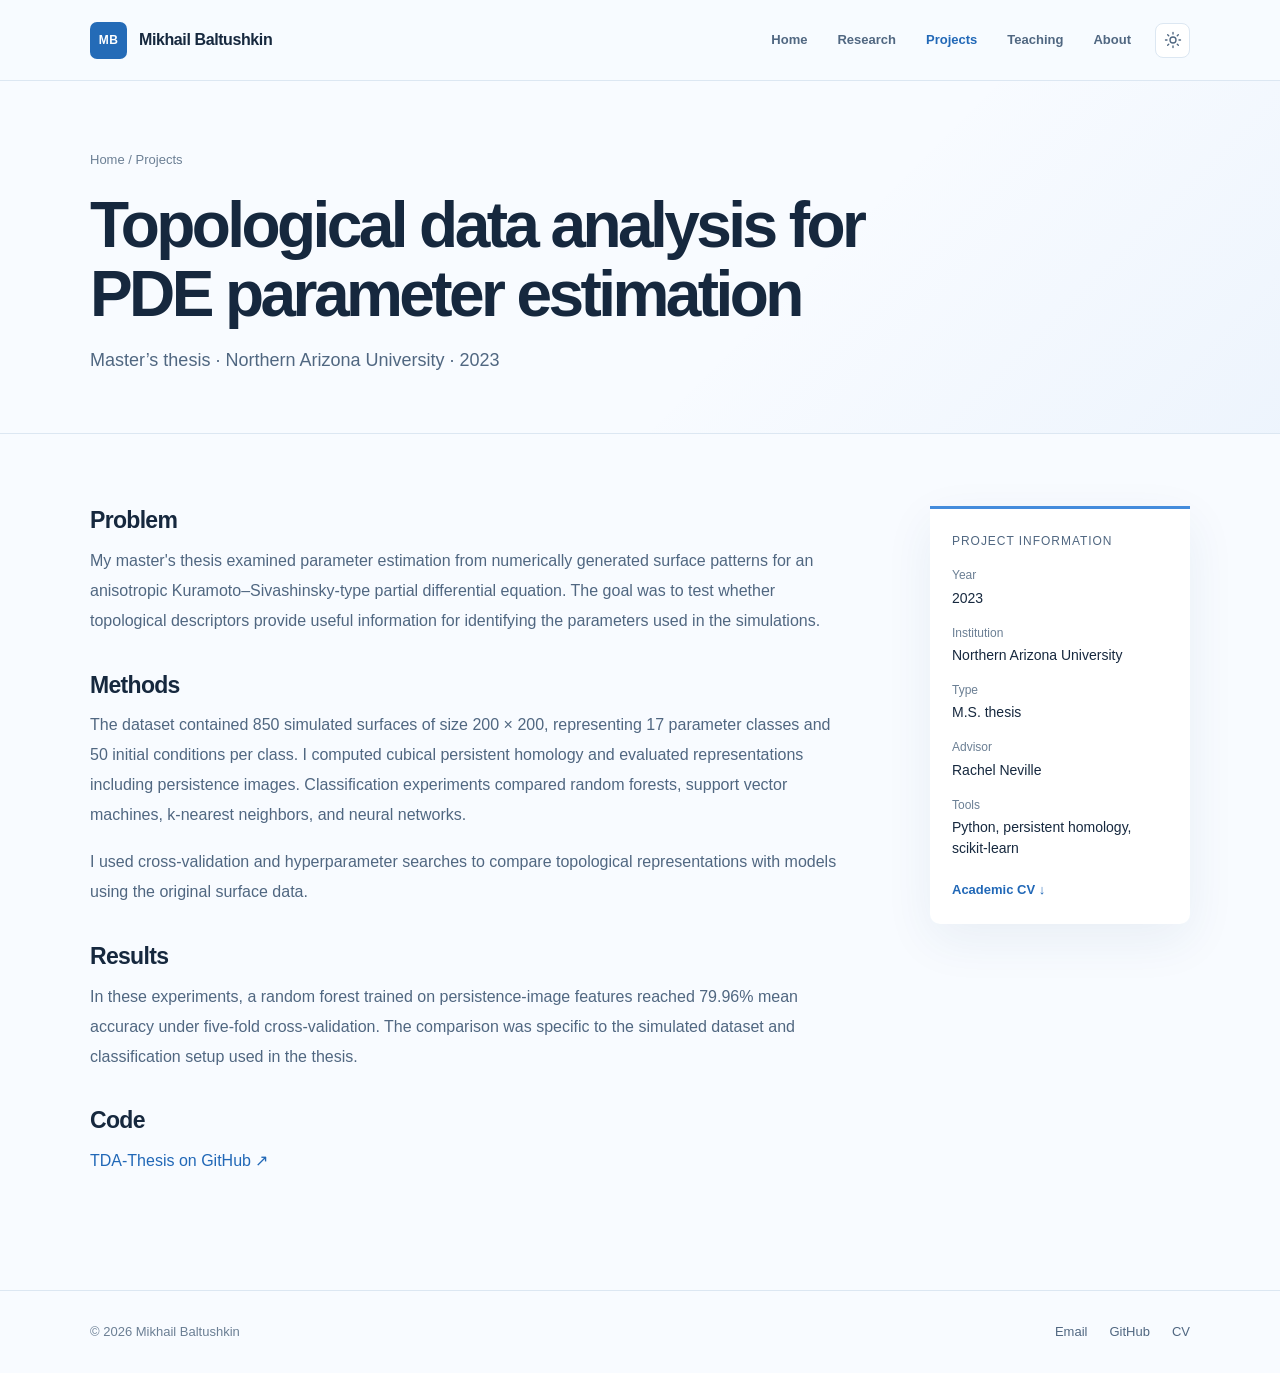
<file: work/tda-pde.html>
<!doctype html>
<html lang="en" data-theme="light"><head>
<meta charset="utf-8"><meta name="viewport" content="width=device-width,initial-scale=1">
<title>Topological Data Analysis for PDE Parameter Estimation | Mikhail Baltushkin</title>
<meta name="description" content="Master’s thesis on persistent homology and machine learning for parameter classification in numerical PDE simulations.">
<meta name="author" content="Mikhail Baltushkin">
<link rel="canonical" href="https://mishbolt.github.io/work/tda-pde.html">
<meta property="og:type" content="website"><meta property="og:title" content="Topological Data Analysis for PDE Parameter Estimation — Mikhail Baltushkin"><meta property="og:description" content="Master’s thesis on persistent homology and machine learning for parameter classification in numerical PDE simulations."><meta property="og:url" content="https://mishbolt.github.io/work/tda-pde.html"><meta property="og:image" content="https://mishbolt.github.io/assets/images/social-card.svg">
<meta name="theme-color" content="#f7faff">
<link rel="icon" type="image/svg+xml" href="../assets/images/favicon.svg">
<link rel="stylesheet" href="../assets/css/styles.css?v=3">
<script src="../assets/js/site.js?v=3" defer></script>
</head><body>
<a class="skip-link" href="#main">Skip to content</a>
<header class="site-header"><div class="container nav-shell">
 <a class="site-name" href="../index.html"><span class="site-mark" aria-hidden="true">MB</span><span>Mikhail Baltushkin</span></a>
 <nav id="nav" class="nav" aria-label="Main navigation"><a href="../index.html">Home</a><a href="../research.html">Research</a><a href="../projects.html" aria-current="page">Projects</a><a href="../teaching.html">Teaching</a><a href="../about.html">About</a></nav>
 <div class="header-controls"><button id="theme-toggle" type="button" class="theme-toggle" aria-label="Switch theme" title="Switch theme"><svg width="18" height="18" viewBox="0 0 24 24" fill="none" stroke="currentColor" stroke-width="1.8" stroke-linecap="round"><circle cx="12" cy="12" r="4"/><path d="M12 2v2m0 16v2M2 12h2m16 0h2M4.9 4.9l1.4 1.4m11.4 11.4 1.4 1.4M4.9 19.1l1.4-1.4m11.4-11.4 1.4-1.4"/></svg></button><button id="menu-toggle" type="button" class="menu-toggle" aria-label="Menu" aria-expanded="false" aria-controls="nav"><span></span><span></span><span></span></button></div>
</div></header>
<main id="main"><section class="page-heading detail-heading"><div class="container"><p class="breadcrumb"><a href="../index.html">Home</a> / <a href="../projects.html">Projects</a></p><h1>Topological data analysis for PDE parameter estimation</h1><p>Master’s thesis · Northern Arizona University · 2023</p></div></section><section class="page-section"><div class="container detail-layout"><article class="article-prose"><h2>Problem</h2><p>My master's thesis examined parameter estimation from numerically generated surface patterns for an anisotropic Kuramoto–Sivashinsky-type partial differential equation. The goal was to test whether topological descriptors provide useful information for identifying the parameters used in the simulations.</p>
<h2>Methods</h2><p>The dataset contained 850 simulated surfaces of size 200 × 200, representing 17 parameter classes and 50 initial conditions per class. I computed cubical persistent homology and evaluated representations including persistence images. Classification experiments compared random forests, support vector machines, k-nearest neighbors, and neural networks.</p>
<p>I used cross-validation and hyperparameter searches to compare topological representations with models using the original surface data.</p>
<h2>Results</h2><p>In these experiments, a random forest trained on persistence-image features reached 79.96% mean accuracy under five-fold cross-validation. The comparison was specific to the simulated dataset and classification setup used in the thesis.</p>
<h2>Code</h2><p><a href="https://github.com/mishbolt/TDA-Thesis" target="_blank" rel="noopener noreferrer">TDA-Thesis on GitHub ↗</a></p></article><aside class="detail-aside"><p class="aside-label">Project information</p><dl><dt>Year</dt><dd>2023</dd><dt>Institution</dt><dd>Northern Arizona University</dd><dt>Type</dt><dd>M.S. thesis</dd><dt>Advisor</dt><dd>Rachel Neville</dd><dt>Tools</dt><dd>Python, persistent homology, scikit-learn</dd></dl><a href="../assets/docs/cv.pdf">Academic CV ↓</a></aside></div></section></main>
<footer class="site-footer"><div class="container footer-inner"><span>© <span data-year>2026</span> Mikhail Baltushkin</span><div class="footer-links"><a href="mailto:mbaltus@ncsu.edu">Email</a><a href="https://github.com/mishbolt" target="_blank" rel="noopener noreferrer">GitHub</a><a href="../assets/docs/cv.pdf">CV</a></div></div></footer></body></html>
</file>
<file: assets/css/styles.css>
/* Mikhail Baltushkin — clean, text-led research website */
:root{color-scheme:light;--bg:#f8fbff;--panel:#fff;--panel-soft:#eef5ff;--text:#16283e;--secondary:#506781;--subtle:#6b7f94;--border:#dce7f2;--blue:#2168b7;--blue2:#448cdc;--shadow:0 16px 50px rgba(28,65,113,.07)}
:root[data-theme=dark]{color-scheme:dark;--bg:#101c2c;--panel:#172638;--panel-soft:#1d324d;--text:#eff7ff;--secondary:#aec1d5;--subtle:#8da4bc;--border:#2d445b;--blue:#8bbffc;--blue2:#4a94e8;--shadow:0 16px 50px rgba(0,0,0,.16)}
*{box-sizing:border-box}html{scroll-behavior:smooth}body{background:var(--bg);color:var(--text);margin:0;font-family:Inter,-apple-system,BlinkMacSystemFont,"Segoe UI",Arial,sans-serif;font-size:16px;line-height:1.7}a{color:var(--blue);text-decoration:none}a:hover{text-decoration:underline}a:focus-visible,button:focus-visible{outline:3px solid var(--blue2);outline-offset:4px}img{max-width:100%;display:block}button{font:inherit}.container{width:min(1100px,calc(100% - 64px));margin:auto}.narrow{max-width:780px;margin-left:auto;margin-right:auto}.skip-link{position:absolute;top:-60px;left:10px;z-index:100;padding:10px;background:#fff;color:#111}.skip-link:focus{top:10px}
.site-header{background:color-mix(in srgb,var(--bg) 92%,transparent);border-bottom:1px solid var(--border);position:relative;z-index:9}.nav-shell{height:80px;display:flex;align-items:center;gap:24px;justify-content:space-between}.site-name{display:flex;align-items:center;gap:12px;color:var(--text);font-weight:700;letter-spacing:-.025em;white-space:nowrap}.site-name:hover{text-decoration:none}.site-mark{display:grid;place-items:center;width:37px;height:37px;color:#fff;background:#246bb7;font-size:12px;letter-spacing:.04em;border-radius:7px}.nav{display:flex;gap:30px;align-items:center;margin-left:auto}.nav a{font-size:13px;font-weight:550;color:var(--secondary)}.nav a[aria-current=page]{color:var(--blue);font-weight:750}.header-controls{display:flex;align-items:center;gap:10px}.theme-toggle,.menu-toggle{border:1px solid var(--border);background:var(--panel);color:var(--secondary);border-radius:8px;width:35px;height:35px;display:grid;place-items:center;cursor:pointer}.menu-toggle{display:none;align-content:center;gap:4px}.menu-toggle span{width:16px;height:1.7px;background:currentColor;border-radius:5px}
.home-hero{position:relative;overflow:hidden;background:linear-gradient(130deg,transparent 10%,rgba(88,154,237,.07) 100%);border-bottom:1px solid var(--border)}.home-hero:before{content:"";position:absolute;inset:0;pointer-events:none;background-image:radial-gradient(circle,var(--blue2) .7px,transparent 1px);background-size:28px 28px;opacity:.10;mask-image:linear-gradient(90deg,transparent 12%,black 100%)}.hero-layout{min-height:545px;padding:95px 0 100px;display:grid;grid-template-columns:1.12fr .88fr;gap:70px;align-items:center;position:relative}.hero-copy{position:relative;z-index:2}.role{font-size:12px;font-weight:680;letter-spacing:.055em;color:var(--blue);margin:0 0 23px}.hero-copy h1{font-size:clamp(54px,6.3vw,86px);line-height:1.035;letter-spacing:-.068em;font-weight:720;margin:0 0 25px}.period{color:#468dda}.intro{max-width:620px;color:var(--secondary);font-size:18px;line-height:1.78;margin:0}.intro-links{display:flex;align-items:center;flex-wrap:wrap;gap:23px;margin-top:33px;font-size:14px;font-weight:650}.primary-link{background:#2877c7;color:#fff;border-radius:7px;padding:12px 16px}.primary-link:hover{background:#145a9b;color:#fff;text-decoration:none}.intro-links a span,.inline-link span{margin-left:4px}
.hero-art{height:385px;border:1px solid #bbd4f2;background:radial-gradient(circle at 68% 32%,rgba(120,182,240,.44),transparent 60%),linear-gradient(148deg,#ecf6ff,#dbeafa 100%);box-shadow:var(--shadow);position:relative;overflow:hidden;border-radius:17px}.hero-art:after{content:"";position:absolute;inset:0;background-image:linear-gradient(rgba(57,117,190,.04) 1px,transparent 1px),linear-gradient(90deg,rgba(57,117,190,.04) 1px,transparent 1px);background-size:24px 24px;pointer-events:none}.hero-art canvas{width:100%;height:100%;display:block;position:relative;z-index:1}.art-dots{position:absolute;inset:0;background:radial-gradient(circle at 24% 28%,rgba(255,255,255,.6),transparent 20%)}:root[data-theme=dark] .hero-art{border-color:#3c5c86;background:radial-gradient(circle at 70% 33%,rgba(55,125,196,.2),transparent 60%),linear-gradient(150deg,#243c57,#1e3149)}
.page-section{padding:72px 0}.section-tint{background:var(--panel-soft);border-top:1px solid var(--border);border-bottom:1px solid var(--border)}.section-heading{display:flex;align-items:baseline;gap:24px;justify-content:space-between;margin:0 0 23px}.section-heading h2,.page-section h2{font-size:28px;line-height:1.3;letter-spacing:-.04em;margin:0 0 20px;font-weight:700}.section-heading h2{margin:0}.inline-link,.text-links a{font-size:14px;font-weight:650}.work-list{border-top:1px solid var(--border)}.work-row{display:grid;grid-template-columns:190px 1fr 34px;gap:24px;padding:27px 0;border-bottom:1px solid var(--border);align-items:start}.work-date,.project-meta{color:var(--subtle);font-size:13px;font-weight:550}.work-row h3{font-size:20px;line-height:1.4;letter-spacing:-.025em;font-weight:680;margin:0 0 7px}.work-row h3 a{color:var(--text)}.work-row p{color:var(--secondary);margin:0;font-size:15px;max-width:700px}.arrow-link{text-align:right;font-size:23px;color:var(--blue)}.publication-layout{display:grid;grid-template-columns:270px 1fr;gap:60px;align-items:start}.publication-layout h3{font-size:20px;line-height:1.4;letter-spacing:-.026em;margin:2px 0 10px}.publication-layout p{font-size:15px;color:var(--secondary);margin:0 0 13px}.muted{color:var(--secondary)}
.page-heading{border-bottom:1px solid var(--border);padding:68px 0 57px;background:linear-gradient(135deg,transparent 60%,rgba(65,136,219,.06))}.page-heading h1{font-size:clamp(46px,5vw,66px);letter-spacing:-.056em;line-height:1.08;margin:14px 0 16px;font-weight:720}.page-heading p:last-child{font-size:18px;line-height:1.7;color:var(--secondary);max-width:760px;margin:0}.breadcrumb{font-size:13px;color:var(--subtle);margin:0 0 20px}.breadcrumb a{color:var(--subtle)}
.page-section>.container.narrow>h2:not(:first-child){margin-top:54px}.page-section p{color:var(--secondary)}.bibliography{border-left:3px solid var(--blue2);padding:2px 0 2px 23px;margin:20px 0 35px}.bibliography .reference{color:var(--text);font-size:16px;line-height:1.8;margin:0 0 9px}.bibliography p{margin:7px 0 15px}.text-links{display:flex;gap:23px;align-items:center;flex-wrap:wrap;margin-top:15px}.section-break{padding-top:34px;margin-top:40px!important;border-top:1px solid var(--border)}.topic-grid{display:grid;grid-template-columns:1fr 1fr;gap:36px}.topic-grid h3{font-size:18px;letter-spacing:-.025em;margin:0 0 9px}.topic-grid p{margin:0;font-size:15px}
.projects-stack{display:grid;gap:24px}.project-feature{display:grid;grid-template-columns:1.35fr .65fr;min-height:228px;gap:24px;border:1px solid var(--border);background:var(--panel);border-radius:13px;padding:30px 30px 30px 35px;box-shadow:var(--shadow);align-items:center}.project-feature h2{font-size:22px;line-height:1.35;margin:9px 0 14px;letter-spacing:-.03em}.project-summary>p:not(.project-meta){font-size:15px;line-height:1.75;margin:0}.project-sketch{width:100%;min-height:195px;border-radius:9px;overflow:hidden;background:#e7f1fb}.project-sketch svg{width:100%;height:100%;display:block}.object-cover{height:195px;object-fit:cover;object-position:top}.sketch-graph{background:#eaf3ff}.sketch-topology{background:#e9f4fd}
.timeline{border-top:1px solid var(--border)}.timeline-row{display:grid;grid-template-columns:175px 1fr;gap:22px;padding:22px 0;border-bottom:1px solid var(--border)}.timeline-row h2{font-size:18px;margin:0 0 2px}.timeline-row p{margin:4px 0;font-size:15px}.timeline-row .institution{font-weight:650;color:var(--text)}.time{color:var(--subtle);font-size:13px;margin-top:4px}.education-list{border-top:1px solid var(--border)}.education-list>div{display:grid;grid-template-columns:155px 1fr;gap:20px;padding:16px 0;border-bottom:1px solid var(--border)}.education-list span{color:var(--subtle);font-size:13px}.education-list h3{margin:0;font-size:17px}.education-list p{margin:2px 0}.article-prose>h2{font-size:23px;letter-spacing:-.03em;margin:35px 0 10px}.article-prose>h2:first-child{margin-top:0}.article-prose p{margin:0 0 17px;line-height:1.87}.detail-heading>.container{max-width:1100px}.detail-heading h1{max-width:800px}.detail-layout{display:grid;grid-template-columns:minmax(0,1fr) 260px;gap:85px}.detail-aside{border-top:3px solid var(--blue2);background:var(--panel);border-radius:0 0 10px 10px;padding:22px;align-self:start;box-shadow:var(--shadow)}.aside-label{font-size:12px;text-transform:uppercase;letter-spacing:.08em;color:var(--subtle);margin:0 0 13px}.detail-aside dl{margin:0}.detail-aside dt{font-size:12px;color:var(--subtle);margin-top:14px}.detail-aside dd{margin:2px 0;font-size:14px;line-height:1.5}.detail-aside>a{display:inline-block;margin-top:18px;font-size:13px;font-weight:700}.paper-figure{margin:25px 0}.paper-figure img{width:100%;border-radius:9px;border:1px solid var(--border)}.paper-figure figcaption{color:var(--subtle);font-size:12px;margin-top:7px}
.site-footer{border-top:1px solid var(--border);padding:30px 0;margin-top:25px}.footer-inner{display:flex;align-items:center;justify-content:space-between;gap:24px;font-size:13px;color:var(--subtle)}.footer-links{display:flex;gap:22px}.footer-links a{color:var(--secondary)}
@media(max-width:960px){.hero-layout{gap:35px;grid-template-columns:1.12fr .88fr}.hero-copy h1{font-size:65px}.hero-art{height:320px}.project-feature{grid-template-columns:1.2fr .8fr}.detail-layout{gap:35px}}
@media(max-width:760px){.container{width:min(100% - 36px,1100px)}.nav-shell{height:68px;gap:10px}.site-name{font-size:14px}.menu-toggle{display:grid}.nav{display:none;position:absolute;top:68px;left:0;right:0;padding:16px 19px 20px;background:var(--panel);border-bottom:1px solid var(--border);box-shadow:var(--shadow);flex-direction:column;align-items:stretch;gap:2px}.nav.open{display:flex}.nav a{padding:10px 8px}.hero-layout{padding:70px 0 55px;grid-template-columns:1fr;gap:34px}.hero-copy h1{font-size:clamp(53px,12vw,76px)}.intro{font-size:16px}.hero-art{height:300px;max-width:530px}.page-section{padding:50px 0}.work-row{grid-template-columns:1fr 30px;gap:4px}.work-date{grid-column:1/-1;margin-bottom:4px}.work-row h3{font-size:18px}.work-row p{font-size:14px}.publication-layout{grid-template-columns:1fr;gap:12px}.page-heading{padding:46px 0 39px}.page-heading p:last-child{font-size:16px}.project-feature{grid-template-columns:1fr;padding:23px;gap:24px}.project-sketch{min-height:170px}.object-cover{height:180px}.topic-grid,.detail-layout{grid-template-columns:1fr}.detail-aside{order:-1}.timeline-row,.education-list>div{grid-template-columns:1fr;gap:6px}.timeline-row h2{font-size:18px}.site-footer{margin-top:0}.footer-inner{align-items:flex-start;flex-direction:column;gap:14px}}
@media(prefers-reduced-motion:reduce){html{scroll-behavior:auto}}
</file>
